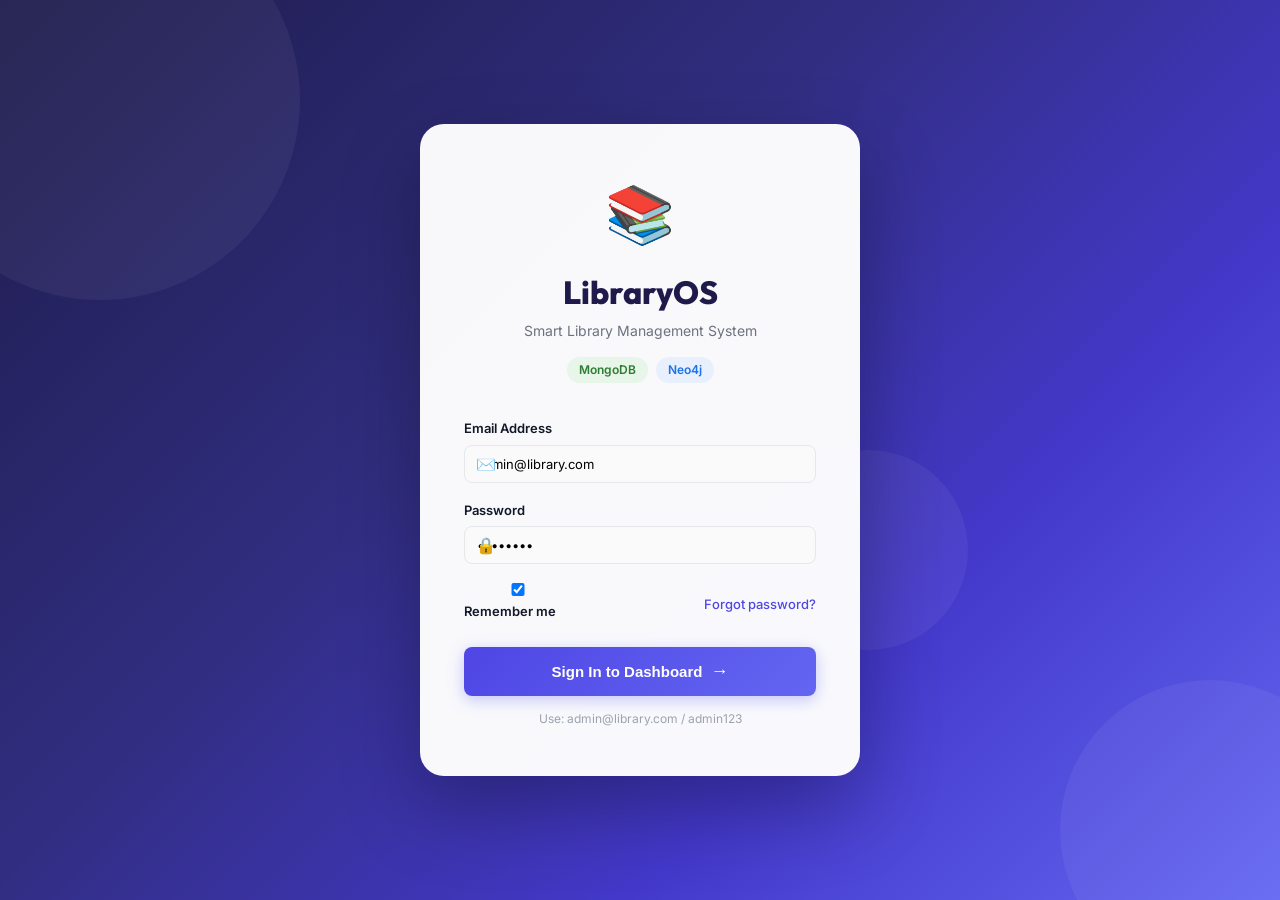
<file: index.html>
<!DOCTYPE html>
<html lang="en">
<head>
  <meta charset="UTF-8" />
  <meta name="viewport" content="width=device-width, initial-scale=1.0" />
  <title>LibraryOS — Smart Library Management System</title>
  <meta name="description" content="A modern Library Management and Book Recommendation System powered by MongoDB & Neo4j NoSQL databases." />
  <link rel="preconnect" href="https://fonts.googleapis.com" />
  <link rel="preconnect" href="https://fonts.gstatic.com" crossorigin />
  <link href="https://fonts.googleapis.com/css2?family=Inter:wght@300;400;500;600;700;800&family=Outfit:wght@400;600;700;800&display=swap" rel="stylesheet" />
  <link rel="stylesheet" href="style.css" />
</head>
<body>

<!-- ===== LOGIN PAGE ===== -->
<div id="loginPage" class="page active">
  <div class="login-bg">
    <div class="login-shapes">
      <div class="shape s1"></div>
      <div class="shape s2"></div>
      <div class="shape s3"></div>
    </div>
    <div class="login-card">
      <div class="login-logo">
        <div class="logo-icon">📚</div>
        <h1 class="login-title">LibraryOS</h1>
        <p class="login-sub">Smart Library Management System</p>
        <div class="db-badges">
          <span class="db-badge mongo">MongoDB</span>
          <span class="db-badge neo">Neo4j</span>
        </div>
      </div>
      <form class="login-form" id="loginForm">
        <div class="form-group">
          <label for="loginEmail">Email Address</label>
          <div class="input-wrap">
            <span class="input-icon">✉️</span>
            <input type="email" id="loginEmail" placeholder="admin@library.com" value="admin@library.com" required />
          </div>
        </div>
        <div class="form-group">
          <label for="loginPass">Password</label>
          <div class="input-wrap">
            <span class="input-icon">🔒</span>
            <input type="password" id="loginPass" placeholder="••••••••" value="admin123" required />
          </div>
        </div>
        <div class="login-extras">
          <label class="remember-me"><input type="checkbox" checked /> Remember me</label>
          <a href="#" class="forgot-link">Forgot password?</a>
        </div>
        <button type="submit" class="btn-login" id="loginBtn">
          <span>Sign In to Dashboard</span>
          <span class="btn-arrow">→</span>
        </button>
        <p class="login-hint">Use: admin@library.com / admin123</p>
      </form>
    </div>
  </div>
</div>

<!-- ===== MAIN APP ===== -->
<div id="appPage" class="page" style="display:none;">

  <!-- Sidebar -->
  <aside class="sidebar" id="sidebar">
    <div class="sidebar-header">
      <div class="sidebar-logo">
        <span class="logo-icon-sm">📚</span>
        <span class="logo-text">LibraryOS</span>
      </div>
      <button class="sidebar-toggle" id="sidebarToggle" title="Toggle sidebar">☰</button>
    </div>

    <div class="sidebar-db-info">
      <div class="db-pill active-db"><span class="db-dot mongo-dot"></span> MongoDB</div>
      <div class="db-pill active-db"><span class="db-dot neo-dot"></span> Neo4j</div>
    </div>

    <nav class="sidebar-nav">
      <div class="nav-section-label">Main</div>
      <a href="#" class="nav-item active" data-page="dashboard" id="nav-dashboard">
        <span class="nav-icon">🏠</span><span class="nav-label">Dashboard</span>
      </a>
      <a href="#" class="nav-item" data-page="books" id="nav-books">
        <span class="nav-icon">📖</span><span class="nav-label">Books</span>
        <span class="nav-badge" id="booksBadge">0</span>
      </a>
      <a href="#" class="nav-item" data-page="members" id="nav-members">
        <span class="nav-icon">👥</span><span class="nav-label">Members</span>
      </a>
      <a href="#" class="nav-item" data-page="transactions" id="nav-transactions">
        <span class="nav-icon">🔄</span><span class="nav-label">Transactions</span>
      </a>

      <div class="nav-section-label">Analytics</div>
      <a href="#" class="nav-item" data-page="recommendations" id="nav-recommendations">
        <span class="nav-icon">🔗</span><span class="nav-label">Recommendations</span>
        <span class="neo4j-tag">Neo4j</span>
      </a>
      <a href="#" class="nav-item" data-page="fines" id="nav-fines">
        <span class="nav-icon">💰</span><span class="nav-label">Fines</span>
      </a>
      <a href="#" class="nav-item" data-page="reports" id="nav-reports">
        <span class="nav-icon">📊</span><span class="nav-label">Reports</span>
      </a>
    </nav>

    <div class="sidebar-footer">
      <div class="admin-info">
        <div class="admin-avatar">A</div>
        <div>
          <div class="admin-name">Admin User</div>
          <div class="admin-role">Librarian</div>
        </div>
      </div>
      <button class="btn-logout" id="logoutBtn" title="Logout">⏻</button>
    </div>
  </aside>

  <!-- Main Content -->
  <main class="main-content" id="mainContent">

    <!-- Top Bar -->
    <header class="topbar">
      <div class="topbar-left">
        <h2 class="page-title" id="pageTitle">Dashboard</h2>
        <div class="breadcrumb" id="breadcrumb">Home / Dashboard</div>
      </div>
      <div class="topbar-right">
        <div class="search-bar">
          <span>🔍</span>
          <input type="text" id="globalSearch" placeholder="Search books, members..." />
        </div>
        <button class="notif-btn" title="Notifications">
          🔔 <span class="notif-dot"></span>
        </button>
        <div class="topbar-avatar">A</div>
      </div>
    </header>

    <!-- ===== DASHBOARD ===== -->
    <section class="content-section active" id="section-dashboard">
      <div class="stats-grid">
        <div class="stat-card" style="--accent:#6366f1">
          <div class="stat-icon">📚</div>
          <div class="stat-info">
            <div class="stat-value" id="totalBooks">0</div>
            <div class="stat-label">Total Books</div>
          </div>
          <div class="stat-trend up">+12%</div>
        </div>
        <div class="stat-card" style="--accent:#10b981">
          <div class="stat-icon">👥</div>
          <div class="stat-info">
            <div class="stat-value" id="totalMembers">0</div>
            <div class="stat-label">Active Members</div>
          </div>
          <div class="stat-trend up">+5%</div>
        </div>
        <div class="stat-card" style="--accent:#f59e0b">
          <div class="stat-icon">🔄</div>
          <div class="stat-info">
            <div class="stat-value" id="activeLoans">0</div>
            <div class="stat-label">Active Loans</div>
          </div>
          <div class="stat-trend down">-3%</div>
        </div>
        <div class="stat-card" style="--accent:#ef4444">
          <div class="stat-icon">⚠️</div>
          <div class="stat-info">
            <div class="stat-value" id="overdueCount">0</div>
            <div class="stat-label">Overdue Books</div>
          </div>
          <div class="stat-trend up">+2</div>
        </div>
      </div>

      <div class="dashboard-grid">
        <!-- Recent Transactions -->
        <div class="dash-card">
          <div class="dash-card-header">
            <h3>Recent Transactions</h3>
            <button class="btn-sm" onclick="showPage('transactions')">View All</button>
          </div>
          <div class="table-wrap">
            <table class="mini-table" id="recentTransTable">
              <thead><tr><th>Member</th><th>Book</th><th>Date</th><th>Status</th></tr></thead>
              <tbody id="recentTransBody"></tbody>
            </table>
          </div>
        </div>

        <!-- Popular Genres -->
        <div class="dash-card">
          <div class="dash-card-header">
            <h3>Books by Genre</h3>
          </div>
          <div class="genre-chart" id="genreChart"></div>
        </div>

        <!-- Quick Actions -->
        <div class="dash-card quick-actions-card">
          <div class="dash-card-header"><h3>Quick Actions</h3></div>
          <div class="quick-actions">
            <button class="qa-btn" onclick="openModal('addBookModal')">
              <span class="qa-icon">➕</span>
              <span>Add Book</span>
            </button>
            <button class="qa-btn" onclick="openModal('addMemberModal')">
              <span class="qa-icon">👤</span>
              <span>Add Member</span>
            </button>
            <button class="qa-btn" onclick="openModal('issueBookModal')">
              <span class="qa-icon">📤</span>
              <span>Issue Book</span>
            </button>
            <button class="qa-btn" onclick="openModal('returnBookModal')">
              <span class="qa-icon">📥</span>
              <span>Return Book</span>
            </button>
          </div>
        </div>

        <!-- DB Status -->
        <div class="dash-card db-status-card">
          <div class="dash-card-header"><h3>Database Status</h3></div>
          <div class="db-status-list">
            <div class="db-status-item">
              <div class="db-status-icon mongo-icon">M</div>
              <div class="db-status-info">
                <div class="db-status-name">MongoDB</div>
                <div class="db-status-desc">Books, Members, Transactions</div>
              </div>
              <div class="db-status-badge connected">● Connected</div>
            </div>
            <div class="db-status-item">
              <div class="db-status-icon neo-icon">N</div>
              <div class="db-status-info">
                <div class="db-status-name">Neo4j</div>
                <div class="db-status-desc">Graph Recommendations</div>
              </div>
              <div class="db-status-badge connected">● Connected</div>
            </div>
          </div>
          <div class="db-query-box">
            <div class="db-query-label">Sample MongoDB Query</div>
            <code class="db-query">db.books.find({ genre: "Fiction" }).sort({ rating: -1 })</code>
            <div class="db-query-label" style="margin-top:10px">Sample Cypher (Neo4j)</div>
            <code class="db-query">MATCH (u:User)-[:BORROWED]->(b:Book)<br>&lt;-[:BORROWED]-(other:User)<br>RETURN b.title LIMIT 5</code>
          </div>
        </div>
      </div>
    </section>

    <!-- ===== BOOKS ===== -->
    <section class="content-section" id="section-books">
      <div class="section-toolbar">
        <div class="toolbar-left">
          <input type="text" class="search-input" id="bookSearch" placeholder="🔍 Search books..." oninput="filterBooks()" />
          <select class="filter-select" id="genreFilter" onchange="filterBooks()">
            <option value="">All Genres</option>
            <option>Fiction</option>
            <option>Non-Fiction</option>
            <option>Science</option>
            <option>Technology</option>
            <option>History</option>
            <option>Mystery</option>
            <option>Biography</option>
            <option>Self-Help</option>
          </select>
        </div>
        <div class="toolbar-right">
          <button class="btn-view active" id="gridViewBtn" onclick="setBookView('grid')" title="Grid view">⊞</button>
          <button class="btn-view" id="listViewBtn" onclick="setBookView('list')" title="List view">☰</button>
          <button class="btn-primary" onclick="openModal('addBookModal')">+ Add Book</button>
        </div>
      </div>

      <div class="books-grid" id="booksGrid"></div>
      <div class="books-list-wrap" id="booksListWrap" style="display:none">
        <table class="data-table" id="booksListTable">
          <thead><tr><th>#</th><th>Title</th><th>Author</th><th>Genre</th><th>ISBN</th><th>Copies</th><th>Status</th><th>Actions</th></tr></thead>
          <tbody id="booksListBody"></tbody>
        </table>
      </div>
    </section>

    <!-- ===== MEMBERS ===== -->
    <section class="content-section" id="section-members">
      <div class="section-toolbar">
        <div class="toolbar-left">
          <input type="text" class="search-input" id="memberSearch" placeholder="🔍 Search members..." oninput="filterMembers()" />
          <select class="filter-select" id="memberStatusFilter" onchange="filterMembers()">
            <option value="">All Status</option>
            <option>Active</option>
            <option>Suspended</option>
          </select>
        </div>
        <div class="toolbar-right">
          <button class="btn-primary" onclick="openModal('addMemberModal')">+ Add Member</button>
        </div>
      </div>
      <div class="members-grid" id="membersGrid"></div>
    </section>

    <!-- ===== TRANSACTIONS ===== -->
    <section class="content-section" id="section-transactions">
      <div class="section-toolbar">
        <div class="toolbar-left">
          <input type="text" class="search-input" id="transSearch" placeholder="🔍 Search transactions..." oninput="filterTrans()" />
          <select class="filter-select" id="transStatusFilter" onchange="filterTrans()">
            <option value="">All Status</option>
            <option>Active</option>
            <option>Returned</option>
            <option>Overdue</option>
          </select>
        </div>
        <div class="toolbar-right">
          <button class="btn-secondary" onclick="openModal('returnBookModal')">📥 Return Book</button>
          <button class="btn-primary" onclick="openModal('issueBookModal')">📤 Issue Book</button>
        </div>
      </div>
      <div class="table-container">
        <table class="data-table" id="transTable">
          <thead>
            <tr>
              <th>Trans. ID</th><th>Member</th><th>Book</th><th>Issue Date</th>
              <th>Due Date</th><th>Return Date</th><th>Fine</th><th>Status</th><th>Actions</th>
            </tr>
          </thead>
          <tbody id="transBody"></tbody>
        </table>
      </div>
    </section>

    <!-- ===== RECOMMENDATIONS (Neo4j) ===== -->
    <section class="content-section" id="section-recommendations">
      <div class="neo4j-header">
        <div class="neo4j-badge-big">
          <span class="neo-dot-big">●</span> Powered by Neo4j Graph Database
        </div>
        <p class="neo4j-desc">Book recommendations are generated using collaborative filtering on a property graph. Members who borrowed similar books are connected, and new recommendations are surfaced via Cypher queries.</p>
      </div>

      <div class="graph-section">
        <div class="cypher-box">
          <div class="cypher-title">🔎 Cypher Query (Live)</div>
          <div class="cypher-code">
            MATCH (u:Member {id: $memberId})-[:BORROWED]->(b:Book)<br>
            &lt;-[:BORROWED]-(similar:Member)-[:BORROWED]->(rec:Book)<br>
            WHERE NOT (u)-[:BORROWED]->(rec)<br>
            RETURN rec.title, rec.author, COUNT(*) AS score<br>
            ORDER BY score DESC LIMIT 5
          </div>
        </div>
        <div class="graph-canvas-wrap">
          <canvas id="graphCanvas" width="600" height="340"></canvas>
        </div>
      </div>

      <div class="rec-section-title">📘 Recommended Books</div>
      <div class="recommendations-member-select">
        <label>Select Member to get recommendations:</label>
        <select id="recMemberSelect" onchange="showRecommendations()">
          <option value="">-- Choose a member --</option>
        </select>
      </div>
      <div class="rec-grid" id="recGrid">
        <div class="rec-placeholder">Select a member to see personalized book recommendations</div>
      </div>
    </section>

    <!-- ===== FINES ===== -->
    <section class="content-section" id="section-fines">
      <div class="fines-summary">
        <div class="fine-summary-card">
          <div class="fine-icon">💰</div>
          <div class="fine-info"><div class="fine-value" id="totalFinesOwed">₹0</div><div class="fine-label">Total Outstanding</div></div>
        </div>
        <div class="fine-summary-card">
          <div class="fine-icon">✅</div>
          <div class="fine-info"><div class="fine-value" id="totalFinesCollected">₹0</div><div class="fine-label">Collected</div></div>
        </div>
        <div class="fine-summary-card">
          <div class="fine-icon">⚠️</div>
          <div class="fine-info"><div class="fine-value" id="overdueMembers">0</div><div class="fine-label">Overdue Members</div></div>
        </div>
      </div>
      <div class="table-container">
        <table class="data-table">
          <thead><tr><th>Member</th><th>Book</th><th>Days Overdue</th><th>Fine Amount</th><th>Status</th><th>Action</th></tr></thead>
          <tbody id="finesBody"></tbody>
        </table>
      </div>
    </section>

    <!-- ===== REPORTS ===== -->
    <section class="content-section" id="section-reports">
      <div class="reports-grid">
        <div class="report-card">
          <div class="report-card-header">
            <h3>📈 Monthly Checkouts</h3>
            <select class="filter-select-sm">
              <option>Last 6 Months</option>
              <option>Last Year</option>
            </select>
          </div>
          <canvas id="checkoutChart" width="400" height="220"></canvas>
        </div>
        <div class="report-card">
          <div class="report-card-header">
            <h3>🏷️ Genre Distribution</h3>
          </div>
          <canvas id="genrePieChart" width="400" height="220"></canvas>
        </div>
        <div class="report-card full-width">
          <div class="report-card-header">
            <h3>🏆 Top Borrowed Books</h3>
            <button class="btn-sm" onclick="exportReport()">⬇ Export CSV</button>
          </div>
          <table class="data-table" id="topBooksTable">
            <thead><tr><th>Rank</th><th>Title</th><th>Author</th><th>Genre</th><th>Times Borrowed</th><th>Rating</th></tr></thead>
            <tbody id="topBooksBody"></tbody>
          </table>
        </div>
      </div>
    </section>

  </main>
</div>

<!-- ===== MODALS ===== -->
<!-- Add Book Modal -->
<div class="modal-overlay" id="addBookModal">
  <div class="modal">
    <div class="modal-header">
      <h3>📖 Add New Book</h3>
      <button class="modal-close" onclick="closeModal('addBookModal')">✕</button>
    </div>
    <div class="modal-body">
      <div class="form-row">
        <div class="form-group">
          <label>Book Title *</label>
          <input type="text" id="bookTitle" placeholder="e.g. The Great Gatsby" />
        </div>
        <div class="form-group">
          <label>Author *</label>
          <input type="text" id="bookAuthor" placeholder="e.g. F. Scott Fitzgerald" />
        </div>
      </div>
      <div class="form-row">
        <div class="form-group">
          <label>ISBN *</label>
          <input type="text" id="bookISBN" placeholder="e.g. 978-0-7432-7356-5" />
        </div>
        <div class="form-group">
          <label>Genre *</label>
          <select id="bookGenre">
            <option>Fiction</option>
            <option>Non-Fiction</option>
            <option>Science</option>
            <option>Technology</option>
            <option>History</option>
            <option>Mystery</option>
            <option>Biography</option>
            <option>Self-Help</option>
          </select>
        </div>
      </div>
      <div class="form-row">
        <div class="form-group">
          <label>Publisher</label>
          <input type="text" id="bookPublisher" placeholder="Publisher name" />
        </div>
        <div class="form-group">
          <label>Year Published</label>
          <input type="number" id="bookYear" placeholder="e.g. 2020" min="1800" max="2026" />
        </div>
      </div>
      <div class="form-row">
        <div class="form-group">
          <label>Total Copies *</label>
          <input type="number" id="bookCopies" placeholder="e.g. 5" min="1" value="1" />
        </div>
        <div class="form-group">
          <label>Shelf Location</label>
          <input type="text" id="bookShelf" placeholder="e.g. A-12" />
        </div>
      </div>
      <div class="form-group">
        <label>Description</label>
        <textarea id="bookDesc" rows="3" placeholder="Brief description of the book..."></textarea>
      </div>
    </div>
    <div class="modal-footer">
      <button class="btn-secondary" onclick="closeModal('addBookModal')">Cancel</button>
      <button class="btn-primary" onclick="addBook()">Add Book</button>
    </div>
  </div>
</div>

<!-- Add Member Modal -->
<div class="modal-overlay" id="addMemberModal">
  <div class="modal">
    <div class="modal-header">
      <h3>👤 Register New Member</h3>
      <button class="modal-close" onclick="closeModal('addMemberModal')">✕</button>
    </div>
    <div class="modal-body">
      <div class="form-row">
        <div class="form-group">
          <label>Full Name *</label>
          <input type="text" id="memberName" placeholder="e.g. Ravi Kumar" />
        </div>
        <div class="form-group">
          <label>Email *</label>
          <input type="email" id="memberEmail" placeholder="ravi@email.com" />
        </div>
      </div>
      <div class="form-row">
        <div class="form-group">
          <label>Phone</label>
          <input type="tel" id="memberPhone" placeholder="+91 98765 43210" />
        </div>
        <div class="form-group">
          <label>Member Type</label>
          <select id="memberType">
            <option>Student</option>
            <option>Faculty</option>
            <option>Staff</option>
            <option>External</option>
          </select>
        </div>
      </div>
      <div class="form-group">
        <label>Address</label>
        <textarea id="memberAddress" rows="2" placeholder="Full address..."></textarea>
      </div>
      <div class="form-group">
        <label>Membership Valid Until</label>
        <input type="date" id="memberExpiry" />
      </div>
    </div>
    <div class="modal-footer">
      <button class="btn-secondary" onclick="closeModal('addMemberModal')">Cancel</button>
      <button class="btn-primary" onclick="addMember()">Register Member</button>
    </div>
  </div>
</div>

<!-- Issue Book Modal -->
<div class="modal-overlay" id="issueBookModal">
  <div class="modal">
    <div class="modal-header">
      <h3>📤 Issue Book</h3>
      <button class="modal-close" onclick="closeModal('issueBookModal')">✕</button>
    </div>
    <div class="modal-body">
      <div class="form-group">
        <label>Select Member *</label>
        <select id="issueMember"></select>
      </div>
      <div class="form-group">
        <label>Select Book *</label>
        <select id="issueBook"></select>
      </div>
      <div class="form-row">
        <div class="form-group">
          <label>Issue Date</label>
          <input type="date" id="issueDate" />
        </div>
        <div class="form-group">
          <label>Due Date</label>
          <input type="date" id="dueDate" />
        </div>
      </div>
    </div>
    <div class="modal-footer">
      <button class="btn-secondary" onclick="closeModal('issueBookModal')">Cancel</button>
      <button class="btn-primary" onclick="issueBook()">Issue Book</button>
    </div>
  </div>
</div>

<!-- Return Book Modal -->
<div class="modal-overlay" id="returnBookModal">
  <div class="modal">
    <div class="modal-header">
      <h3>📥 Return Book</h3>
      <button class="modal-close" onclick="closeModal('returnBookModal')">✕</button>
    </div>
    <div class="modal-body">
      <div class="form-group">
        <label>Select Active Transaction *</label>
        <select id="returnTrans"></select>
      </div>
      <div class="form-group">
        <label>Return Date</label>
        <input type="date" id="returnDate" />
      </div>
      <div class="fine-preview" id="finePreview" style="display:none">
        <div class="fine-preview-label">Fine Amount:</div>
        <div class="fine-preview-value" id="fineAmount">₹0</div>
      </div>
    </div>
    <div class="modal-footer">
      <button class="btn-secondary" onclick="closeModal('returnBookModal')">Cancel</button>
      <button class="btn-primary" onclick="returnBook()">Return Book</button>
    </div>
  </div>
</div>

<!-- Book Detail Modal -->
<div class="modal-overlay" id="bookDetailModal">
  <div class="modal modal-lg">
    <div class="modal-header">
      <h3 id="detailBookTitle">Book Details</h3>
      <button class="modal-close" onclick="closeModal('bookDetailModal')">✕</button>
    </div>
    <div class="modal-body" id="bookDetailBody"></div>
  </div>
</div>

<!-- Toast Notifications -->
<div id="toastContainer" class="toast-container"></div>

<script src="app.js"></script>
</body>
</html>
</file>
<file: style.css>
/* ===========================
   LibraryOS - style.css
   Clean Light Modern Theme
   =========================== */

*, *::before, *::after { box-sizing: border-box; margin: 0; padding: 0; }

:root {
  --primary: #4f46e5;
  --primary-light: #6366f1;
  --primary-dark: #3730a3;
  --secondary: #06b6d4;
  --success: #10b981;
  --warning: #f59e0b;
  --danger: #ef4444;
  --info: #3b82f6;

  --bg: #f8f9fc;
  --bg-card: #ffffff;
  --bg-sidebar: #1e1b4b;
  --sidebar-text: #c7d2fe;
  --sidebar-active: #6366f1;

  --text-primary: #111827;
  --text-secondary: #6b7280;
  --text-muted: #9ca3af;

  --border: #e5e7eb;
  --border-light: #f3f4f6;

  --radius: 12px;
  --radius-sm: 8px;
  --radius-lg: 20px;

  --shadow: 0 1px 3px rgba(0,0,0,0.08), 0 4px 16px rgba(0,0,0,0.06);
  --shadow-md: 0 4px 24px rgba(0,0,0,0.12);
  --shadow-lg: 0 8px 40px rgba(0,0,0,0.16);

  --sidebar-w: 260px;
  --topbar-h: 64px;
  --transition: 0.22s cubic-bezier(0.4,0,0.2,1);
}

body {
  font-family: 'Inter', sans-serif;
  background: var(--bg);
  color: var(--text-primary);
  min-height: 100vh;
  font-size: 14px;
  line-height: 1.5;
}

/* ========== LOGIN ========== */
.page { width: 100%; min-height: 100vh; }

.login-bg {
  min-height: 100vh;
  background: linear-gradient(135deg, #1e1b4b 0%, #312e81 40%, #4338ca 70%, #6366f1 100%);
  display: flex; align-items: center; justify-content: center;
  position: relative; overflow: hidden;
}

.login-shapes .shape {
  position: absolute; border-radius: 50%;
  background: rgba(255,255,255,0.05); animation: float 8s ease-in-out infinite;
}
.shape.s1 { width: 400px; height: 400px; top: -100px; left: -100px; animation-delay: 0s; }
.shape.s2 { width: 300px; height: 300px; bottom: -80px; right: -80px; animation-delay: -3s; }
.shape.s3 { width: 200px; height: 200px; top: 50%; left: 60%; animation-delay: -6s; }

@keyframes float {
  0%, 100% { transform: translateY(0) scale(1); }
  50% { transform: translateY(-30px) scale(1.05); }
}

.login-card {
  background: rgba(255,255,255,0.97);
  border-radius: 24px;
  padding: 48px 44px;
  width: 100%; max-width: 440px;
  box-shadow: 0 32px 80px rgba(0,0,0,0.3);
  position: relative; z-index: 10;
  animation: slideUp 0.6s cubic-bezier(0.4,0,0.2,1);
}

@keyframes slideUp {
  from { opacity: 0; transform: translateY(40px); }
  to { opacity: 1; transform: translateY(0); }
}

.login-logo { text-align: center; margin-bottom: 36px; }
.logo-icon { font-size: 56px; display: block; margin-bottom: 12px; }
.login-title { font-family: 'Outfit', sans-serif; font-size: 32px; font-weight: 800; color: #1e1b4b; }
.login-sub { color: var(--text-secondary); font-size: 14px; margin-top: 4px; margin-bottom: 16px; }

.db-badges { display: flex; gap: 8px; justify-content: center; }
.db-badge {
  padding: 4px 12px; border-radius: 20px; font-size: 12px; font-weight: 600;
}
.db-badge.mongo { background: #e8f5e9; color: #2e7d32; }
.db-badge.neo { background: #e8f0fe; color: #1a73e8; }

.login-form .form-group { margin-bottom: 18px; }
.login-form label { display: block; font-size: 13px; font-weight: 600; color: var(--text-primary); margin-bottom: 6px; }
.input-wrap { position: relative; }
.input-icon { position: absolute; left: 12px; top: 50%; transform: translateY(-50%); font-size: 16px; }
.login-form input {
  width: 100%; padding: 12px 14px 12px 40px;
  border: 2px solid var(--border);
  border-radius: var(--radius-sm);
  font-size: 14px; font-family: 'Inter', sans-serif;
  transition: border-color var(--transition), box-shadow var(--transition);
  outline: none; background: #fafafa;
}
.login-form input:focus { border-color: var(--primary); background: #fff; box-shadow: 0 0 0 3px rgba(99,102,241,0.12); }

.login-extras { display: flex; justify-content: space-between; align-items: center; margin-bottom: 20px; }
.remember-me { display: flex; align-items: center; gap: 6px; font-size: 13px; color: var(--text-secondary); cursor: pointer; }
.forgot-link { font-size: 13px; color: var(--primary); text-decoration: none; font-weight: 500; }

.btn-login {
  width: 100%; padding: 14px;
  background: linear-gradient(135deg, var(--primary), var(--primary-light));
  color: #fff; border: none; border-radius: var(--radius-sm);
  font-size: 15px; font-weight: 700; cursor: pointer;
  display: flex; align-items: center; justify-content: center; gap: 8px;
  transition: all var(--transition);
  box-shadow: 0 4px 16px rgba(99,102,241,0.35);
}
.btn-login:hover { transform: translateY(-2px); box-shadow: 0 8px 24px rgba(99,102,241,0.45); }
.btn-login:active { transform: translateY(0); }
.btn-arrow { font-size: 18px; }
.login-hint { text-align: center; color: var(--text-muted); font-size: 12px; margin-top: 14px; }

/* ========== APP LAYOUT ========== */
#appPage { display: flex; min-height: 100vh; }

/* ========== SIDEBAR ========== */
.sidebar {
  width: var(--sidebar-w);
  background: var(--bg-sidebar);
  min-height: 100vh;
  display: flex; flex-direction: column;
  position: fixed; left: 0; top: 0; bottom: 0; z-index: 100;
  transition: width var(--transition);
  box-shadow: 4px 0 24px rgba(0,0,0,0.15);
}

.sidebar.collapsed { width: 68px; }
.sidebar.collapsed .nav-label, .sidebar.collapsed .logo-text,
.sidebar.collapsed .nav-badge, .sidebar.collapsed .neo4j-tag,
.sidebar.collapsed .sidebar-db-info, .sidebar.collapsed .admin-name,
.sidebar.collapsed .admin-role, .sidebar.collapsed .nav-section-label { display: none; }
.sidebar.collapsed .sidebar-footer { padding: 12px 8px; justify-content: center; }
.sidebar.collapsed .admin-info { display: none; }

.sidebar-header {
  display: flex; align-items: center; justify-content: space-between;
  padding: 20px 16px; border-bottom: 1px solid rgba(255,255,255,0.08);
}
.sidebar-logo { display: flex; align-items: center; gap: 10px; }
.logo-icon-sm { font-size: 24px; }
.logo-text { font-family: 'Outfit', sans-serif; font-size: 20px; font-weight: 800; color: #fff; }
.sidebar-toggle { background: none; border: none; color: var(--sidebar-text); font-size: 20px; cursor: pointer; padding: 4px; border-radius: 6px; transition: background var(--transition); }
.sidebar-toggle:hover { background: rgba(255,255,255,0.1); }

.sidebar-db-info { padding: 10px 16px; display: flex; gap: 6px; flex-wrap: wrap; }
.db-pill {
  display: flex; align-items: center; gap: 5px;
  background: rgba(255,255,255,0.08); border-radius: 20px;
  padding: 3px 10px; font-size: 11px; font-weight: 600; color: var(--sidebar-text);
}
.db-dot { width: 7px; height: 7px; border-radius: 50%; display: inline-block; }
.mongo-dot { background: #4caf50; box-shadow: 0 0 6px #4caf50; }
.neo-dot { background: #2196f3; box-shadow: 0 0 6px #2196f3; }

.sidebar-nav { flex: 1; padding: 12px 0; overflow-y: auto; }
.nav-section-label {
  padding: 12px 20px 4px;
  font-size: 10px; font-weight: 700; letter-spacing: 1.2px;
  text-transform: uppercase; color: rgba(255,255,255,0.3);
}
.nav-item {
  display: flex; align-items: center; gap: 12px;
  padding: 11px 16px; margin: 2px 10px; border-radius: var(--radius-sm);
  text-decoration: none; color: var(--sidebar-text);
  font-size: 14px; font-weight: 500;
  transition: all var(--transition); position: relative;
}
.nav-item:hover { background: rgba(255,255,255,0.08); color: #fff; }
.nav-item.active { background: var(--sidebar-active); color: #fff; box-shadow: 0 4px 12px rgba(99,102,241,0.4); }
.nav-icon { font-size: 18px; min-width: 22px; text-align: center; }
.nav-badge {
  margin-left: auto; background: var(--warning);
  color: #fff; font-size: 11px; font-weight: 700;
  padding: 2px 7px; border-radius: 10px;
}
.neo4j-tag {
  margin-left: auto; background: rgba(33,150,243,0.2);
  color: #90caf9; font-size: 10px; font-weight: 700;
  padding: 2px 6px; border-radius: 6px; border: 1px solid rgba(33,150,243,0.3);
}

.sidebar-footer {
  padding: 16px; border-top: 1px solid rgba(255,255,255,0.08);
  display: flex; align-items: center; justify-content: space-between;
}
.admin-info { display: flex; align-items: center; gap: 10px; }
.admin-avatar {
  width: 36px; height: 36px; border-radius: 10px;
  background: linear-gradient(135deg, var(--primary), var(--secondary));
  color: #fff; font-weight: 800; font-size: 15px;
  display: flex; align-items: center; justify-content: center;
}
.admin-name { font-size: 13px; font-weight: 600; color: #fff; }
.admin-role { font-size: 11px; color: var(--sidebar-text); }
.btn-logout {
  background: rgba(255,255,255,0.08); border: none;
  color: var(--sidebar-text); width: 32px; height: 32px;
  border-radius: 8px; cursor: pointer; font-size: 16px;
  transition: all var(--transition); display: flex; align-items: center; justify-content: center;
}
.btn-logout:hover { background: var(--danger); color: #fff; }

/* ========== MAIN CONTENT ========== */
.main-content {
  margin-left: var(--sidebar-w);
  flex: 1; display: flex; flex-direction: column;
  transition: margin-left var(--transition);
  min-height: 100vh;
}
.main-content.collapsed { margin-left: 68px; }

/* ========== TOPBAR ========== */
.topbar {
  height: var(--topbar-h);
  background: var(--bg-card);
  border-bottom: 1px solid var(--border);
  display: flex; align-items: center; justify-content: space-between;
  padding: 0 24px;
  position: sticky; top: 0; z-index: 50;
  box-shadow: 0 1px 8px rgba(0,0,0,0.05);
}
.topbar-left {}
.page-title { font-size: 20px; font-weight: 700; color: var(--text-primary); }
.breadcrumb { font-size: 12px; color: var(--text-muted); margin-top: 1px; }
.topbar-right { display: flex; align-items: center; gap: 12px; }

.search-bar {
  display: flex; align-items: center; gap: 8px;
  background: var(--bg); border: 1px solid var(--border);
  border-radius: 20px; padding: 6px 14px; min-width: 240px;
  transition: all var(--transition);
}
.search-bar:focus-within { border-color: var(--primary); box-shadow: 0 0 0 3px rgba(99,102,241,0.1); }
.search-bar input { border: none; background: none; outline: none; font-size: 13px; width: 100%; }

.notif-btn {
  background: var(--bg); border: 1px solid var(--border);
  width: 38px; height: 38px; border-radius: 10px;
  cursor: pointer; font-size: 16px; position: relative;
  display: flex; align-items: center; justify-content: center;
  transition: all var(--transition);
}
.notif-btn:hover { border-color: var(--primary); }
.notif-dot { position: absolute; top: 6px; right: 8px; width: 8px; height: 8px; border-radius: 50%; background: var(--danger); border: 2px solid #fff; }
.topbar-avatar {
  width: 38px; height: 38px; border-radius: 10px;
  background: linear-gradient(135deg, var(--primary), var(--secondary));
  color: #fff; font-weight: 800; font-size: 15px;
  display: flex; align-items: center; justify-content: center;
  cursor: pointer;
}

/* ========== CONTENT SECTIONS ========== */
.content-section { display: none; padding: 24px; flex: 1; }
.content-section.active { display: block; animation: fadeIn 0.3s ease; }
@keyframes fadeIn { from { opacity: 0; transform: translateY(8px); } to { opacity: 1; transform: translateY(0); } }

/* ========== STATS GRID ========== */
.stats-grid {
  display: grid; grid-template-columns: repeat(4, 1fr);
  gap: 20px; margin-bottom: 24px;
}
.stat-card {
  background: var(--bg-card); border-radius: var(--radius);
  padding: 22px; display: flex; align-items: center; gap: 16px;
  box-shadow: var(--shadow);
  border-left: 4px solid var(--accent);
  transition: all var(--transition); cursor: default;
  position: relative; overflow: hidden;
}
.stat-card::after {
  content: ''; position: absolute; right: -20px; top: -20px;
  width: 80px; height: 80px; border-radius: 50%;
  background: var(--accent); opacity: 0.08;
}
.stat-card:hover { transform: translateY(-3px); box-shadow: var(--shadow-md); }
.stat-icon { font-size: 32px; }
.stat-info { flex: 1; }
.stat-value { font-size: 28px; font-weight: 800; color: var(--text-primary); font-family: 'Outfit', sans-serif; }
.stat-label { font-size: 13px; color: var(--text-secondary); margin-top: 2px; }
.stat-trend { font-size: 12px; font-weight: 700; padding: 3px 8px; border-radius: 8px; }
.stat-trend.up { background: #dcfce7; color: #16a34a; }
.stat-trend.down { background: #fef2f2; color: #dc2626; }

/* ========== DASHBOARD GRID ========== */
.dashboard-grid {
  display: grid;
  grid-template-columns: 1fr 1fr;
  grid-template-rows: auto auto;
  gap: 20px;
}
.dash-card {
  background: var(--bg-card); border-radius: var(--radius);
  padding: 20px; box-shadow: var(--shadow);
}
.dash-card-header { display: flex; align-items: center; justify-content: space-between; margin-bottom: 16px; }
.dash-card-header h3 { font-size: 15px; font-weight: 700; color: var(--text-primary); }

/* Genre chart */
.genre-chart { display: flex; flex-direction: column; gap: 8px; }
.genre-bar { display: flex; align-items: center; gap: 10px; }
.genre-name { width: 90px; font-size: 12px; color: var(--text-secondary); font-weight: 500; flex-shrink: 0; }
.genre-track { flex: 1; height: 8px; background: var(--border-light); border-radius: 4px; overflow: hidden; }
.genre-fill { height: 100%; border-radius: 4px; transition: width 1s cubic-bezier(0.4,0,0.2,1); }
.genre-count { font-size: 12px; font-weight: 700; color: var(--text-secondary); width: 25px; text-align: right; }

/* Quick Actions */
.quick-actions {
  display: grid; grid-template-columns: 1fr 1fr;
  gap: 10px;
}
.qa-btn {
  display: flex; align-items: center; gap: 10px;
  padding: 14px; border-radius: var(--radius-sm);
  background: var(--bg); border: 1px solid var(--border);
  cursor: pointer; font-size: 13px; font-weight: 600;
  color: var(--text-primary); transition: all var(--transition);
  text-align: left;
}
.qa-btn:hover { background: var(--primary); color: #fff; border-color: var(--primary); transform: translateY(-2px); box-shadow: 0 4px 12px rgba(99,102,241,0.3); }
.qa-icon { font-size: 20px; }

/* DB Status */
.db-status-list { display: flex; flex-direction: column; gap: 12px; margin-bottom: 16px; }
.db-status-item { display: flex; align-items: center; gap: 12px; }
.db-status-icon {
  width: 36px; height: 36px; border-radius: 8px;
  display: flex; align-items: center; justify-content: center;
  font-weight: 800; font-size: 14px; color: #fff;
}
.mongo-icon { background: linear-gradient(135deg, #4caf50, #2e7d32); }
.neo-icon { background: linear-gradient(135deg, #2196f3, #0d47a1); }
.db-status-info { flex: 1; }
.db-status-name { font-size: 13px; font-weight: 700; }
.db-status-desc { font-size: 11px; color: var(--text-muted); }
.db-status-badge { font-size: 12px; font-weight: 600; padding: 3px 10px; border-radius: 20px; }
.db-status-badge.connected { background: #dcfce7; color: #16a34a; }

.db-query-box { background: #1e1b4b; border-radius: var(--radius-sm); padding: 12px; }
.db-query-label { font-size: 10px; font-weight: 700; color: #6366f1; text-transform: uppercase; letter-spacing: 0.5px; margin-bottom: 4px; }
.db-query { display: block; font-family: 'Courier New', monospace; font-size: 12px; color: #a5f3fc; line-height: 1.7; }

/* ========== SECTION TOOLBAR ========== */
.section-toolbar {
  display: flex; align-items: center; justify-content: space-between;
  margin-bottom: 20px; gap: 12px; flex-wrap: wrap;
}
.toolbar-left, .toolbar-right { display: flex; align-items: center; gap: 10px; }
.search-input {
  padding: 9px 14px; border: 1px solid var(--border); border-radius: var(--radius-sm);
  font-size: 13px; outline: none; width: 240px;
  transition: all var(--transition); background: var(--bg-card);
}
.search-input:focus { border-color: var(--primary); box-shadow: 0 0 0 3px rgba(99,102,241,0.1); }
.filter-select {
  padding: 9px 12px; border: 1px solid var(--border); border-radius: var(--radius-sm);
  font-size: 13px; outline: none; cursor: pointer; background: var(--bg-card);
}

/* ========== BUTTONS ========== */
.btn-primary {
  padding: 9px 18px; background: var(--primary); color: #fff;
  border: none; border-radius: var(--radius-sm); font-size: 13px;
  font-weight: 600; cursor: pointer; transition: all var(--transition);
  white-space: nowrap;
}
.btn-primary:hover { background: var(--primary-dark); transform: translateY(-1px); box-shadow: 0 4px 12px rgba(99,102,241,0.3); }
.btn-secondary {
  padding: 9px 18px; background: var(--bg-card); color: var(--text-primary);
  border: 1px solid var(--border); border-radius: var(--radius-sm); font-size: 13px;
  font-weight: 600; cursor: pointer; transition: all var(--transition);
}
.btn-secondary:hover { border-color: var(--primary); color: var(--primary); }
.btn-sm {
  padding: 5px 12px; border-radius: 6px; font-size: 12px; font-weight: 600;
  cursor: pointer; border: 1px solid var(--border); background: var(--bg);
  color: var(--text-secondary); transition: all var(--transition);
}
.btn-sm:hover { background: var(--primary); color: #fff; border-color: var(--primary); }
.btn-view {
  width: 34px; height: 34px; border: 1px solid var(--border); border-radius: var(--radius-sm);
  background: var(--bg-card); cursor: pointer; font-size: 16px; transition: all var(--transition);
}
.btn-view.active, .btn-view:hover { background: var(--primary); color: #fff; border-color: var(--primary); }

/* ========== BOOKS GRID ========== */
.books-grid {
  display: grid;
  grid-template-columns: repeat(auto-fill, minmax(200px, 1fr));
  gap: 20px;
}
.book-card {
  background: var(--bg-card); border-radius: var(--radius);
  padding: 16px; box-shadow: var(--shadow);
  transition: all var(--transition); cursor: pointer;
  border: 1px solid var(--border-light); position: relative;
  overflow: hidden;
}
.book-card:hover { transform: translateY(-4px); box-shadow: var(--shadow-md); border-color: var(--primary); }
.book-cover {
  width: 100%; height: 140px; border-radius: var(--radius-sm);
  display: flex; align-items: center; justify-content: center;
  font-size: 52px; margin-bottom: 12px;
  position: relative; overflow: hidden;
}
.book-genre-tag {
  position: absolute; top: 8px; right: 8px;
  background: rgba(255,255,255,0.9); font-size: 10px;
  font-weight: 700; padding: 2px 7px; border-radius: 6px;
  color: var(--primary);
}
.book-title { font-size: 13px; font-weight: 700; color: var(--text-primary); margin-bottom: 4px; line-height: 1.3; }
.book-author { font-size: 11px; color: var(--text-secondary); margin-bottom: 10px; }
.book-meta { display: flex; align-items: center; justify-content: space-between; }
.book-copies { font-size: 11px; color: var(--text-muted); }
.book-status {
  font-size: 10px; font-weight: 700; padding: 2px 8px; border-radius: 6px;
}
.status-available { background: #dcfce7; color: #16a34a; }
.status-limited { background: #fef9c3; color: #ca8a04; }
.status-unavailable { background: #fef2f2; color: #dc2626; }
.book-actions { display: flex; gap: 6px; margin-top: 10px; }
.book-act-btn {
  flex: 1; padding: 6px; border: 1px solid var(--border); border-radius: 6px;
  background: none; font-size: 12px; cursor: pointer; font-weight: 600;
  transition: all var(--transition); color: var(--text-secondary);
}
.book-act-btn:hover { background: var(--primary); color: #fff; border-color: var(--primary); }
.book-act-btn.del:hover { background: var(--danger); border-color: var(--danger); }

/* ========== MEMBERS GRID ========== */
.members-grid {
  display: grid; grid-template-columns: repeat(auto-fill, minmax(280px, 1fr));
  gap: 20px;
}
.member-card {
  background: var(--bg-card); border-radius: var(--radius);
  padding: 20px; box-shadow: var(--shadow);
  display: flex; align-items: center; gap: 16px;
  transition: all var(--transition); border: 1px solid var(--border-light);
}
.member-card:hover { transform: translateY(-3px); box-shadow: var(--shadow-md); }
.member-avatar {
  width: 52px; height: 52px; border-radius: 14px; flex-shrink: 0;
  display: flex; align-items: center; justify-content: center;
  font-size: 20px; font-weight: 800; color: #fff;
}
.member-info { flex: 1; min-width: 0; }
.member-name { font-size: 15px; font-weight: 700; color: var(--text-primary); }
.member-email { font-size: 12px; color: var(--text-muted); margin-top: 2px; white-space: nowrap; overflow: hidden; text-overflow: ellipsis; }
.member-meta { display: flex; gap: 6px; margin-top: 8px; flex-wrap: wrap; }
.member-tag {
  font-size: 10px; font-weight: 700; padding: 2px 8px; border-radius: 6px;
  background: var(--bg); border: 1px solid var(--border);
}
.member-actions { display: flex; gap: 6px; }
.member-act-btn {
  width: 30px; height: 30px; border-radius: 8px; border: 1px solid var(--border);
  background: none; font-size: 14px; cursor: pointer; transition: all var(--transition);
  display: flex; align-items: center; justify-content: center;
}
.member-act-btn:hover { background: var(--primary); color: #fff; border-color: var(--primary); }
.member-act-btn.del:hover { background: var(--danger); border-color: var(--danger); }

/* ========== DATA TABLE ========== */
.table-container { background: var(--bg-card); border-radius: var(--radius); box-shadow: var(--shadow); overflow: hidden; }
.data-table { width: 100%; border-collapse: collapse; }
.data-table thead { background: var(--bg); border-bottom: 1px solid var(--border); }
.data-table th {
  padding: 12px 16px; text-align: left; font-size: 11px;
  font-weight: 700; color: var(--text-secondary);
  text-transform: uppercase; letter-spacing: 0.5px; white-space: nowrap;
}
.data-table td { padding: 14px 16px; border-bottom: 1px solid var(--border-light); font-size: 13px; vertical-align: middle; }
.data-table tr:last-child td { border-bottom: none; }
.data-table tbody tr:hover { background: #fafbff; }

.table-wrap { overflow-x: auto; }
.mini-table { width: 100%; border-collapse: collapse; }
.mini-table th { padding: 8px 10px; font-size: 11px; color: var(--text-muted); text-align: left; border-bottom: 1px solid var(--border); }
.mini-table td { padding: 10px 10px; font-size: 12px; border-bottom: 1px solid var(--border-light); }
.mini-table tr:last-child td { border-bottom: none; }

.status-pill {
  display: inline-block; padding: 3px 10px; border-radius: 12px;
  font-size: 11px; font-weight: 700;
}
.pill-active { background: #dcfce7; color: #16a34a; }
.pill-returned { background: #e0f2fe; color: #0369a1; }
.pill-overdue { background: #fef2f2; color: #dc2626; }
.pill-suspended { background: #fef9c3; color: #92400e; }

/* ========== BOOKS LIST VIEW ========== */
.books-list-wrap { background: var(--bg-card); border-radius: var(--radius); box-shadow: var(--shadow); overflow: hidden; }

/* ========== NEO4J / RECOMMENDATIONS ========== */
.neo4j-header {
  background: linear-gradient(135deg, #1e1b4b, #3730a3);
  border-radius: var(--radius); padding: 24px;
  margin-bottom: 24px; color: white;
}
.neo4j-badge-big {
  display: inline-flex; align-items: center; gap: 8px;
  background: rgba(255,255,255,0.15); border-radius: 20px;
  padding: 6px 16px; font-size: 14px; font-weight: 700;
  margin-bottom: 10px;
}
.neo-dot-big { color: #60a5fa; font-size: 18px; }
.neo4j-desc { font-size: 13px; color: rgba(255,255,255,0.75); line-height: 1.6; }

.graph-section { display: grid; grid-template-columns: 1fr 1fr; gap: 20px; margin-bottom: 24px; }
.cypher-box { background: #0f172a; border-radius: var(--radius); padding: 20px; }
.cypher-title { font-size: 12px; font-weight: 700; color: #60a5fa; margin-bottom: 12px; }
.cypher-code {
  font-family: 'Courier New', monospace; font-size: 13px;
  color: #a5f3fc; line-height: 1.8; background: rgba(255,255,255,0.03);
  padding: 12px; border-radius: 8px; border-left: 3px solid #6366f1;
}

.graph-canvas-wrap { background: var(--bg-card); border-radius: var(--radius); padding: 16px; box-shadow: var(--shadow); overflow: hidden; }
#graphCanvas { width: 100%; height: auto; display: block; }

.rec-section-title { font-size: 16px; font-weight: 700; margin-bottom: 12px; }
.recommendations-member-select { display: flex; align-items: center; gap: 12px; margin-bottom: 20px; flex-wrap: wrap; }
.recommendations-member-select label { font-size: 13px; font-weight: 600; color: var(--text-secondary); }
.recommendations-member-select select { padding: 8px 14px; border: 1px solid var(--border); border-radius: var(--radius-sm); outline: none; font-size: 13px; background: var(--bg-card); }

.rec-grid { display: grid; grid-template-columns: repeat(auto-fill, minmax(200px, 1fr)); gap: 16px; }
.rec-placeholder { text-align: center; color: var(--text-muted); padding: 40px; width: 100%; }
.rec-card {
  background: var(--bg-card); border-radius: var(--radius);
  padding: 16px; box-shadow: var(--shadow); border: 2px solid transparent;
  transition: all var(--transition); position: relative;
}
.rec-card:hover { border-color: var(--primary); transform: translateY(-3px); }
.rec-score {
  position: absolute; top: 10px; right: 10px;
  background: var(--primary); color: #fff;
  font-size: 10px; font-weight: 800; padding: 2px 7px; border-radius: 8px;
}
.rec-book-emoji { font-size: 40px; text-align: center; display: block; margin-bottom: 10px; }
.rec-title { font-size: 13px; font-weight: 700; margin-bottom: 4px; }
.rec-author { font-size: 12px; color: var(--text-muted); }
.rec-reason { font-size: 11px; color: #6366f1; font-style: italic; margin-top: 8px; }

/* ========== FINES ========== */
.fines-summary { display: grid; grid-template-columns: repeat(3, 1fr); gap: 16px; margin-bottom: 24px; }
.fine-summary-card {
  background: var(--bg-card); border-radius: var(--radius);
  padding: 20px; box-shadow: var(--shadow);
  display: flex; align-items: center; gap: 14px;
}
.fine-icon { font-size: 30px; }
.fine-value { font-size: 24px; font-weight: 800; font-family: 'Outfit', sans-serif; }
.fine-label { font-size: 12px; color: var(--text-muted); }

/* ========== REPORTS ========== */
.reports-grid { display: grid; grid-template-columns: 1fr 1fr; gap: 20px; }
.report-card {
  background: var(--bg-card); border-radius: var(--radius);
  padding: 20px; box-shadow: var(--shadow);
}
.report-card.full-width { grid-column: 1 / -1; }
.report-card-header { display: flex; align-items: center; justify-content: space-between; margin-bottom: 16px; }
.report-card-header h3 { font-size: 15px; font-weight: 700; }
.filter-select-sm { padding: 5px 10px; border: 1px solid var(--border); border-radius: 6px; font-size: 12px; }

/* ========== MODALS ========== */
.modal-overlay {
  display: none; position: fixed; inset: 0;
  background: rgba(0,0,0,0.45); z-index: 1000;
  align-items: center; justify-content: center;
  animation: fadeIn 0.2s ease;
}
.modal-overlay.open { display: flex; }

.modal {
  background: var(--bg-card); border-radius: 16px;
  width: 100%; max-width: 560px; box-shadow: var(--shadow-lg);
  animation: slideUp 0.3s cubic-bezier(0.4,0,0.2,1);
  max-height: 90vh; overflow-y: auto;
}
.modal-lg { max-width: 700px; }
.modal-header {
  display: flex; align-items: center; justify-content: space-between;
  padding: 20px 24px; border-bottom: 1px solid var(--border);
}
.modal-header h3 { font-size: 18px; font-weight: 700; }
.modal-close { background: none; border: none; font-size: 18px; cursor: pointer; color: var(--text-muted); transition: color var(--transition); padding: 4px 8px; border-radius: 6px; }
.modal-close:hover { color: var(--danger); background: #fef2f2; }
.modal-body { padding: 24px; }
.modal-footer {
  padding: 16px 24px; border-top: 1px solid var(--border);
  display: flex; justify-content: flex-end; gap: 10px;
}

.form-group { margin-bottom: 16px; }
.form-group label { display: block; font-size: 13px; font-weight: 600; margin-bottom: 6px; color: var(--text-primary); }
.form-group input, .form-group select, .form-group textarea {
  width: 100%; padding: 10px 12px; border: 1px solid var(--border);
  border-radius: var(--radius-sm); font-size: 13px; font-family: 'Inter', sans-serif;
  outline: none; transition: all var(--transition); background: #fafafa;
  resize: none;
}
.form-group input:focus, .form-group select:focus, .form-group textarea:focus {
  border-color: var(--primary); background: #fff;
  box-shadow: 0 0 0 3px rgba(99,102,241,0.1);
}
.form-row { display: grid; grid-template-columns: 1fr 1fr; gap: 14px; }

.fine-preview {
  background: #fef9c3; border: 1px solid #fde047;
  border-radius: var(--radius-sm); padding: 14px;
  display: flex; align-items: center; justify-content: space-between;
  margin-top: 10px;
}
.fine-preview-label { font-size: 13px; font-weight: 600; color: #92400e; }
.fine-preview-value { font-size: 22px; font-weight: 800; color: #92400e; font-family: 'Outfit', sans-serif; }

/* ========== TOAST ========== */
.toast-container { position: fixed; bottom: 24px; right: 24px; z-index: 9999; display: flex; flex-direction: column; gap: 8px; }
.toast {
  background: #1e1b4b; color: #fff; padding: 14px 20px;
  border-radius: 12px; font-size: 13px; font-weight: 500;
  box-shadow: 0 8px 32px rgba(0,0,0,0.2);
  display: flex; align-items: center; gap: 10px;
  animation: slideRight 0.3s cubic-bezier(0.4,0,0.2,1);
  max-width: 320px; min-width: 200px;
  border-left: 4px solid var(--primary);
}
.toast.success { border-left-color: var(--success); }
.toast.error { border-left-color: var(--danger); }
.toast.warning { border-left-color: var(--warning); }
.toast-icon { font-size: 18px; }
.toast-out { animation: slideRight 0.3s cubic-bezier(0.4,0,0.2,1) reverse; }

@keyframes slideRight {
  from { opacity: 0; transform: translateX(60px); }
  to { opacity: 1; transform: translateX(0); }
}

/* Empty state */
.empty-state { text-align: center; padding: 60px 20px; color: var(--text-muted); }
.empty-state-icon { font-size: 64px; margin-bottom: 12px; }
.empty-state h3 { font-size: 16px; color: var(--text-secondary); margin-bottom: 6px; }
.empty-state p { font-size: 13px; }

/* Action buttons in table */
.tbl-btn {
  padding: 5px 10px; border-radius: 6px; font-size: 12px; font-weight: 600;
  cursor: pointer; border: none; transition: all var(--transition); margin-right: 4px;
}
.tbl-btn-primary { background: #ede9fe; color: var(--primary); }
.tbl-btn-primary:hover { background: var(--primary); color: #fff; }
.tbl-btn-danger { background: #fef2f2; color: var(--danger); }
.tbl-btn-danger:hover { background: var(--danger); color: #fff; }
.tbl-btn-success { background: #dcfce7; color: #16a34a; }
.tbl-btn-success:hover { background: #16a34a; color: #fff; }

/* Scrollbar */
::-webkit-scrollbar { width: 5px; height: 5px; }
::-webkit-scrollbar-track { background: transparent; }
::-webkit-scrollbar-thumb { background: var(--border); border-radius: 10px; }
::-webkit-scrollbar-thumb:hover { background: var(--text-muted); }

/* Responsive */
@media (max-width: 1200px) {
  .stats-grid { grid-template-columns: repeat(2, 1fr); }
  .dashboard-grid { grid-template-columns: 1fr; }
  .graph-section { grid-template-columns: 1fr; }
}
@media (max-width: 900px) {
  .sidebar { width: 68px; }
  .nav-label, .logo-text, .nav-badge, .neo4j-tag, .sidebar-db-info, .admin-name, .admin-role, .nav-section-label { display: none; }
  .main-content { margin-left: 68px; }
  .sidebar-footer { justify-content: center; }
  .admin-info { display: none; }
  .reports-grid { grid-template-columns: 1fr; }
  .fines-summary { grid-template-columns: 1fr; }
}
@media (max-width: 600px) {
  .stats-grid { grid-template-columns: 1fr; }
  .form-row { grid-template-columns: 1fr; }
  .content-section { padding: 16px; }
  .modal { max-width: 95vw; }
}
</file>
